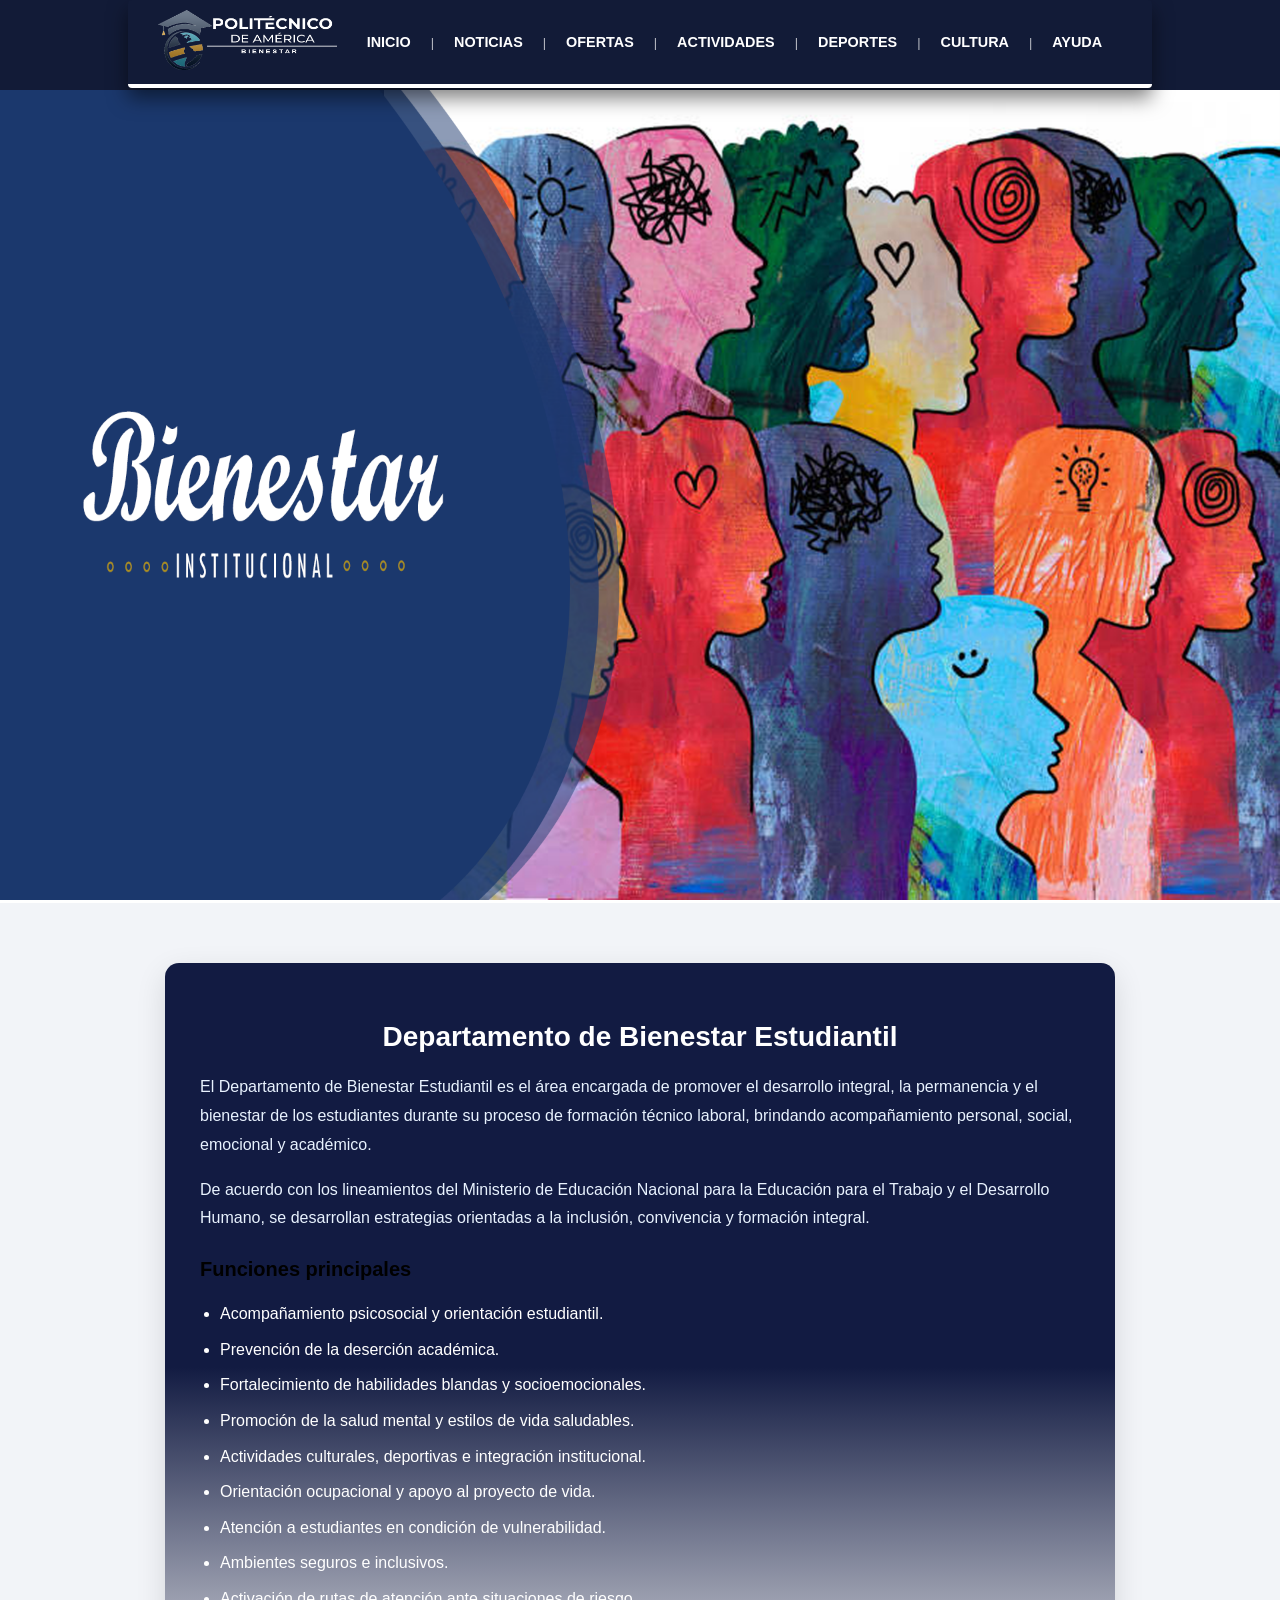
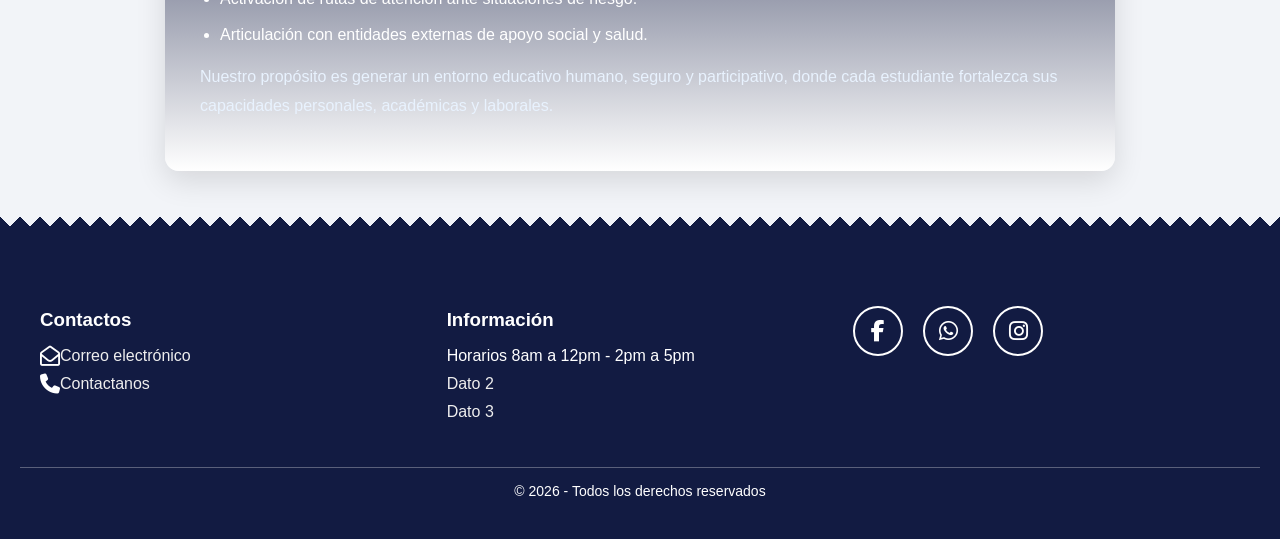
<file: index.html>
<!DOCTYPE html>
<html lang="es">
<head>
    <meta charset="utf-8">
    <meta name="viewport" content="width=device-width, initial-scale=1.0">
    <title>Bienestar</title>
    <link rel="icon" type="image/png" href="polit.png">
    <link rel="stylesheet" href="https://cdnjs.cloudflare.com/ajax/libs/font-awesome/6.7.2/css/all.min.css" integrity="sha512-Evv84Mr4kqVGRNSgIGL/F/aIDqQb7xQ2vcrdIwxfjThSH8CSR7PBEakCr51Ck+w+/U6swU2Im1vVX0SVk9ABhg==" crossorigin="anonymous" referrerpolicy="no-referrer" />
    <link rel="stylesheet" href="CSS.css">
</head>

<header class="todo">

     <div class="fondo-header"></div>
   
      <div class="rayas" id="rayas-open">
         <span></span>
         <span></span>
         <span></span>
      </div>
   
   <div class="barra">
      <div class="cont-logo">
         <img src="lf.png" class="logo">
      </div>
      <nav>
   <ul class="menu">

      <li><a href="index.html">INICIO</a></li>

      <li class="separador">|</li>

      <li><a href="noticias.html">NOTICIAS</a></li>

      <li class="separador">|</li>

      <li><a href="oft.laborales.html">OFERTAS</a></li>

      <li class="separador">|</li>

      <li><a href="actividades.html">ACTIVIDADES</a></li>

      <li class="separador">|</li>

      <li><a href="deportes.html">DEPORTES</a></li>

      <li class="separador">|</li>

      <li><a href="cultura.html">CULTURA</a></li>

      <li class="separador">|</li>

      <li><a href="ayuda.html">AYUDA</a></li>

   </ul>
</nav>
   </div>
</header>

<section class="bienvenido2">
    <img src="pagina principal 1.png" alt="">
  </section>
    
    <section class="bienestarr">
  <div class="contened">

    <h2>Departamento de Bienestar Estudiantil</h2>

    <p>
      El Departamento de Bienestar Estudiantil es el área encargada de promover el desarrollo integral,
      la permanencia y el bienestar de los estudiantes durante su proceso de formación técnico laboral,
      brindando acompañamiento personal, social, emocional y académico.
    </p>

    <p>
      De acuerdo con los lineamientos del Ministerio de Educación Nacional para la Educación para el Trabajo
      y el Desarrollo Humano, se desarrollan estrategias orientadas a la inclusión, convivencia y formación integral.
    </p>

    <h3>Funciones principales</h3>

    <ul>
      <li>Acompañamiento psicosocial y orientación estudiantil.</li>
      <li>Prevención de la deserción académica.</li>
      <li>Fortalecimiento de habilidades blandas y socioemocionales.</li>
      <li>Promoción de la salud mental y estilos de vida saludables.</li>
      <li>Actividades culturales, deportivas e integración institucional.</li>
      <li>Orientación ocupacional y apoyo al proyecto de vida.</li>
      <li>Atención a estudiantes en condición de vulnerabilidad.</li>
      <li>Ambientes seguros e inclusivos.</li>
      <li>Activación de rutas de atención ante situaciones de riesgo.</li>
      <li>Articulación con entidades externas de apoyo social y salud.</li>
    </ul>

    <p>
      Nuestro propósito es generar un entorno educativo humano, seguro y participativo,
      donde cada estudiante fortalezca sus capacidades personales, académicas y laborales.
    </p>

  </div>
</section>
<body>
</body>

<footer>
   <div class="footer-container">
     
     <!-- Columna 1 -->
     <div class="footer-col">
       <h3>Contactos</h3>
       <ul>
         <li><a href="mailto:Bienestar@politecnicodeamerica.edu.co"><i class="fa-regular fa-envelope-open fa-lg" style="color: rgb(255, 255, 255);"></i>Correo electrónico</a></li>
         <li><a href="tel:+573024228569"><i class="fa-solid fa-phone fa-lg" style="color: rgb(255, 255, 255);"></i>Contactanos</a></li>
       </ul>
      </div>
 
      <!-- Columna 2 -->
      <div class="footer-col">
        <h3>Información</h3>
      <ul>
        <li>Horarios 8am a 12pm - 2pm a 5pm</li>
        <li><a href="#">Dato 2</a></li>
        <li><a href="#">Dato 3</a></li>
      </ul>
    </div>

     <div class="social">

    <a href="https://www.facebook.com/politecnicodeamerica">
        <i class="fa-brands fa-facebook-f"></i>
    </a>

    <a href="#">
        <i class="fa-brands fa-whatsapp"></i>
    </a>

    <a href="#">
        <i class="fa-brands fa-instagram"></i>
    </a>

</div>
    

  </div>

  <div class="footer-bottom">
    © 2026 - Todos los derechos reservados
  </div>
  </footer>

<script src="SCRIPT.js"></script>


</html>
</file>
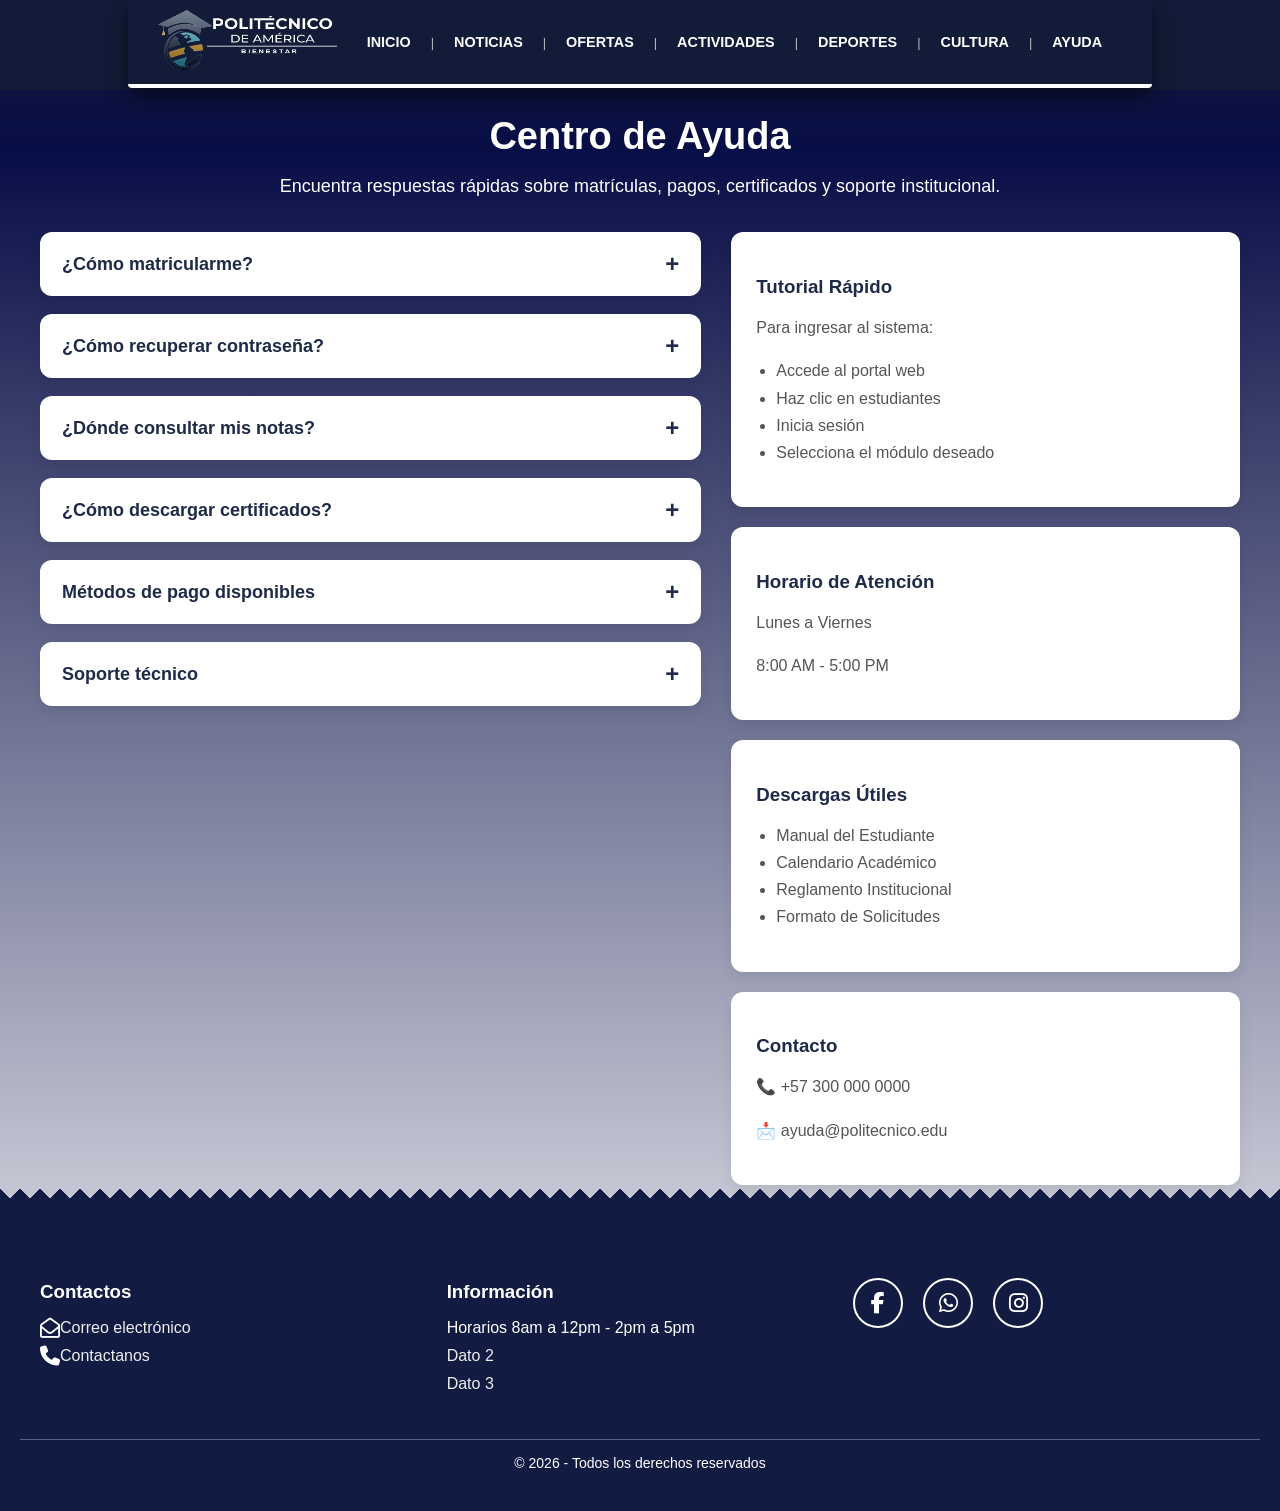
<file: ayuda.html>
<!DOCTYPE html>
<html lang="es">
<head>
<meta charset="UTF-8">
<meta name="viewport" content="width=device-width, initial-scale=1.0">
<title>Bienestar</title>
<link rel="icon" type="image/png" href="polit.png">
<link rel="stylesheet" href="https://cdnjs.cloudflare.com/ajax/libs/font-awesome/6.7.2/css/all.min.css" integrity="sha512-Evv84Mr4kqVGRNSgIGL/F/aIDqQb7xQ2vcrdIwxfjThSH8CSR7PBEakCr51Ck+w+/U6swU2Im1vVX0SVk9ABhg==" crossorigin="anonymous" referrerpolicy="no-referrer" />
<link rel="stylesheet" href="CSS.css">
</head>

<header class="todo">

    <div class="fondo-header"></div>
   
      <div class="rayas" id="rayas-open">
         <span></span>
         <span></span>
         <span></span>
      </div>
   
   <div class="barra">
      <div class="cont-logo">
         <img src="lf.png" class="logo">
      </div>
      <nav>
   <ul class="menu">

      <li><a href="index.html">INICIO</a></li>

      <li class="separador">|</li>

      <li><a href="noticias.html">NOTICIAS</a></li>

      <li class="separador">|</li>

      <li><a href="oft.laborales.html">OFERTAS</a></li>

      <li class="separador">|</li>

      <li><a href="actividades.html">ACTIVIDADES</a></li>

      <li class="separador">|</li>

      <li><a href="deportes.html">DEPORTES</a></li>

      <li class="separador">|</li>

      <li><a href="cultura.html">CULTURA</a></li>

      <li class="separador">|</li>

      <li><a href="ayuda.html">AYUDA</a></li>

   </ul>
</nav>
   </div>
</header>


<div class="contenedor">

<div class="header">
    <h1>Centro de Ayuda</h1>
    <p>Encuentra respuestas rápidas sobre matrículas, pagos, certificados y soporte institucional.</p>
</div>

<div class="grid-ayuda">

<!-- IZQUIERDA -->
<div class="columna-izquierda">

<div class="acordeon">
<div class="titulo">¿Cómo matricularme? <span class="icono">+</span></div>
<div class="contenido">
<p>Ingresa al portal estudiantil, selecciona matrícula académica y sigue los pasos indicados por el sistema.</p>
</div>
</div>

<div class="acordeon">
<div class="titulo">¿Cómo recuperar contraseña? <span class="icono">+</span></div>
<div class="contenido">
<p>Haz clic en “Olvidé mi contraseña”, ingresa tu correo institucional y revisa tu bandeja de entrada.</p>
</div>
</div>

<div class="acordeon">
<div class="titulo">¿Dónde consultar mis notas? <span class="icono">+</span></div>
<div class="contenido">
<p>Desde el panel principal entra al módulo académico y selecciona historial de calificaciones.</p>
</div>
</div>

<div class="acordeon">
<div class="titulo">¿Cómo descargar certificados? <span class="icono">+</span></div>
<div class="contenido">
<p>En la sección trámites encontrarás certificados de estudio, notas y constancias disponibles.</p>
</div>
</div>

<div class="acordeon">
<div class="titulo">Métodos de pago disponibles <span class="icono">+</span></div>
<div class="contenido">
<p>Puedes realizar pagos mediante transferencia bancaria, tarjeta débito/crédito o caja institucional.</p>
</div>
</div>

<div class="acordeon">
<div class="titulo">Soporte técnico <span class="icono">+</span></div>
<div class="contenido">
<p>Si tienes fallas en la plataforma, escribe al correo soporte@politecnico.edu</p>
</div>
</div>

</div>

<!-- DERECHA -->
<div class="columna-derecha">

<div class="tarjeta">
<h3>Tutorial Rápido</h3>
<p>Para ingresar al sistema:</p>
<ul>
<li>Accede al portal web</li>
<li>Haz clic en estudiantes</li>
<li>Inicia sesión</li>
<li>Selecciona el módulo deseado</li>
</ul>
</div>

<div class="tarjeta">
<h3>Horario de Atención</h3>
<p>Lunes a Viernes</p>
<p>8:00 AM - 5:00 PM</p>
</div>

<div class="tarjeta">
<h3>Descargas Útiles</h3>
<ul>
<li>Manual del Estudiante</li>
<li>Calendario Académico</li>
<li>Reglamento Institucional</li>
<li>Formato de Solicitudes</li>
</ul>
</div>

<div class="tarjeta">
<h3>Contacto</h3>
<p>📞 +57 300 000 0000</p>
<p>📩 ayuda@politecnico.edu</p>
</div>

</div>

</div>
</div><br>

<script>

const acordeones = document.querySelectorAll(".acordeon");

acordeones.forEach(item => {

item.querySelector(".titulo").addEventListener("click", ()=>{

acordeones.forEach(ac => {
if(ac !== item){
ac.classList.remove("activo");
ac.querySelector(".icono").textContent="+";
}
});

item.classList.toggle("activo");

item.querySelector(".icono").textContent =
item.classList.contains("activo") ? "-" : "+";

});

});

</script>

</body>
<footer>
   <div class="footer-container">
     
     <!-- Columna 1 -->
     <div class="footer-col">
       <h3>Contactos</h3>
       <ul>
         <li><a href="mailto:Bienestar@politecnicodeamerica.edu.co"><i class="fa-regular fa-envelope-open fa-lg" style="color: rgb(255, 255, 255);"></i>Correo electrónico</a></li>
         <li><a href="tel:+573024228569"><i class="fa-solid fa-phone fa-lg" style="color: rgb(255, 255, 255);"></i>Contactanos</a></li>
       </ul>
      </div>
 
      <!-- Columna 2 -->
      <div class="footer-col">
        <h3>Información</h3>
      <ul>
        <li>Horarios 8am a 12pm - 2pm a 5pm</li>
        <li><a href="#">Dato 2</a></li>
        <li><a href="#">Dato 3</a></li>
      </ul>
    </div>

     <div class="social">

    <a href="https://www.facebook.com/politecnicodeamerica">
        <i class="fa-brands fa-facebook-f"></i>
    </a>

    <a href="#">
        <i class="fa-brands fa-whatsapp"></i>
    </a>

    <a href="#">
        <i class="fa-brands fa-instagram"></i>
    </a>
</div>
  </div>

  <div class="footer-bottom">
    © 2026 - Todos los derechos reservados
  </div>
  </footer>

<script src="SCRIPT.js"></script>
</html>
</file>
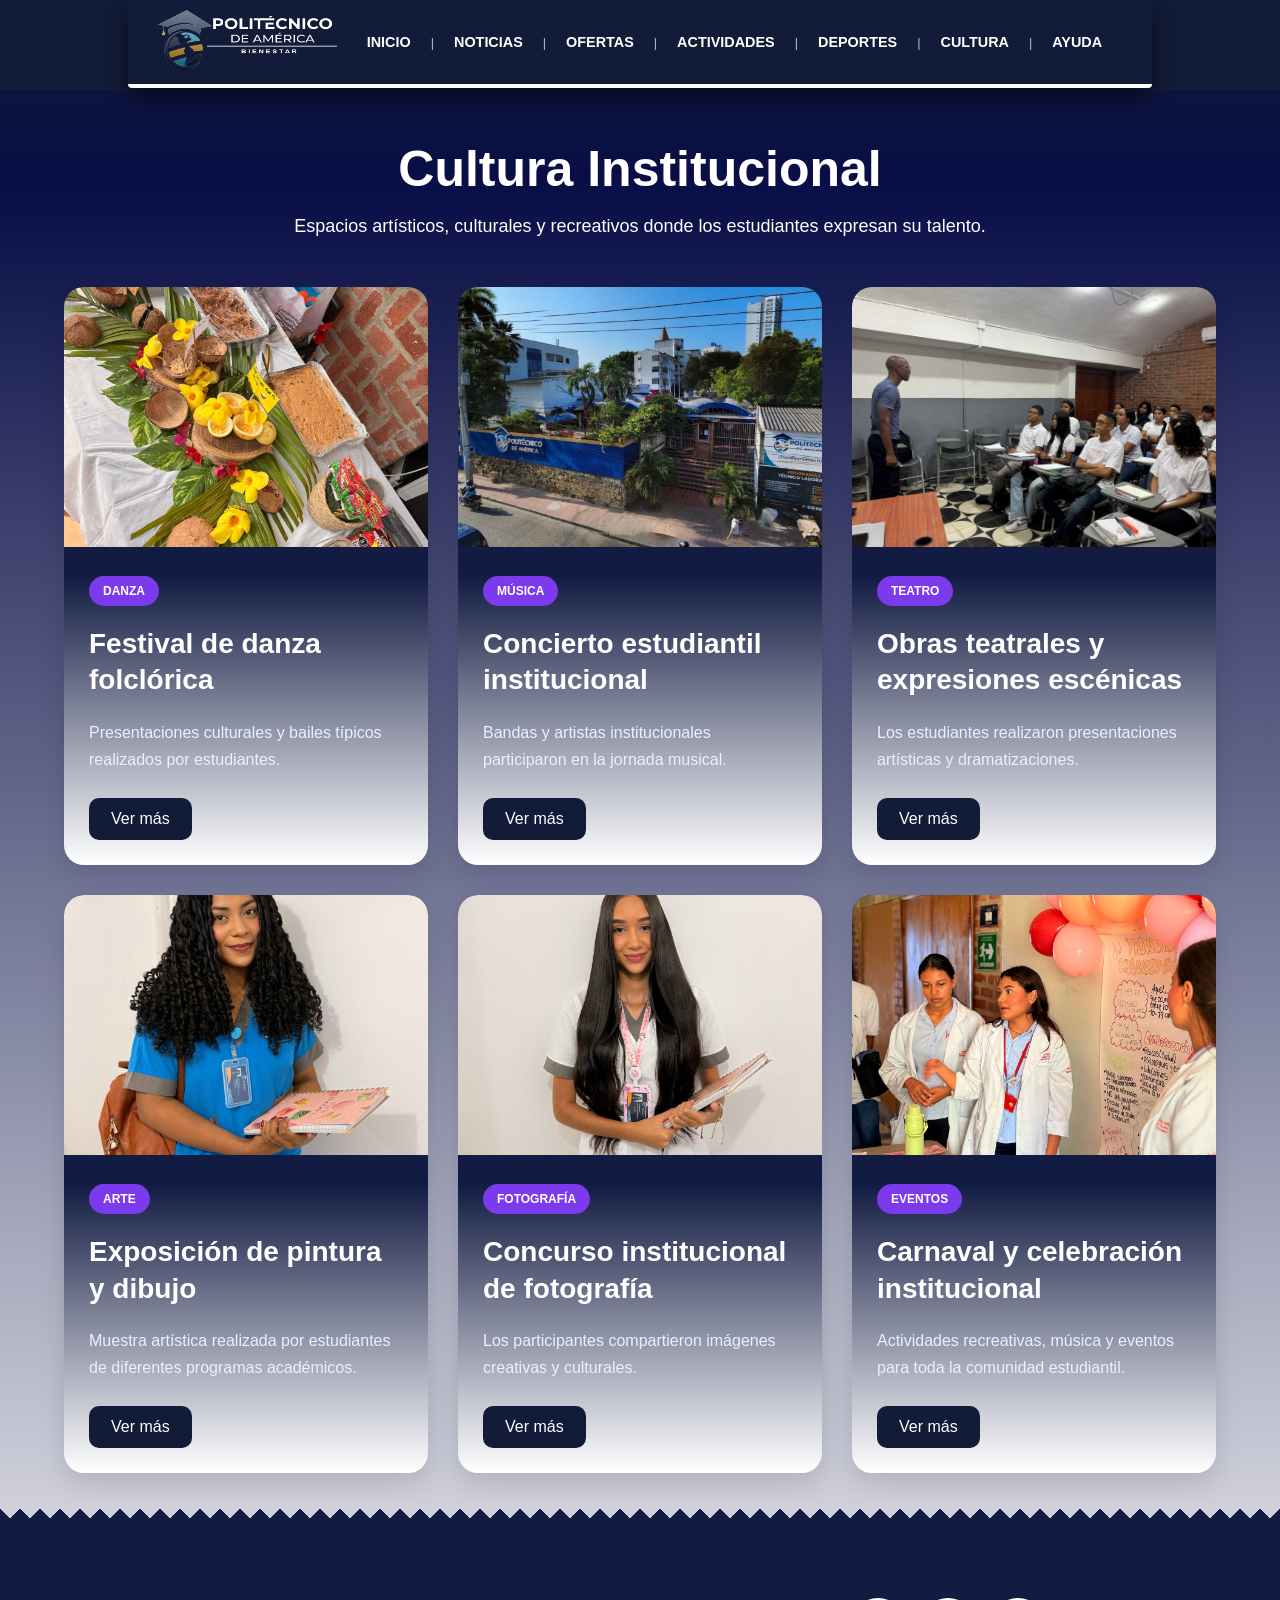
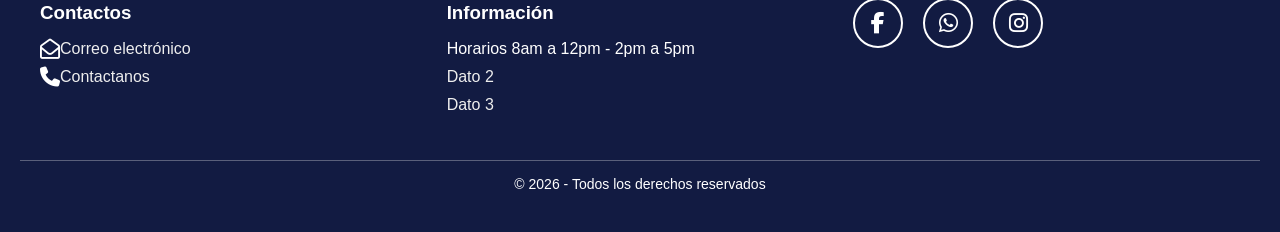
<file: cultura.html>
<!DOCTYPE html>
<html lang="es">
<head>
    <meta charset="utf-8">
    <meta name="viewport" content="width=device-width, initial-scale=1.0">
   <title>Bienestar</title>
    <link rel="icon" type="image/png" href="polit.png">
    <link rel="stylesheet" href="https://cdnjs.cloudflare.com/ajax/libs/font-awesome/6.7.2/css/all.min.css" integrity="sha512-Evv84Mr4kqVGRNSgIGL/F/aIDqQb7xQ2vcrdIwxfjThSH8CSR7PBEakCr51Ck+w+/U6swU2Im1vVX0SVk9ABhg==" crossorigin="anonymous" referrerpolicy="no-referrer" />
    <link rel="stylesheet" href="CSS.css">
</head>
<body>
<header class="todo">

     <div class="fondo-header"></div>
   
      <div class="rayas" id="rayas-open">
         <span></span>
         <span></span>
         <span></span>
      </div>
   
   <div class="barra">
      <div class="cont-logo">
         <img src="lf.png" class="logo">
      </div>
      <nav>
   <ul class="menu">

      <li><a href="index.html">INICIO</a></li>

      <li class="separador">|</li>

      <li><a href="noticias.html">NOTICIAS</a></li>

      <li class="separador">|</li>

      <li><a href="oft.laborales.html">OFERTAS</a></li>

      <li class="separador">|</li>

      <li><a href="actividades.html">ACTIVIDADES</a></li>

      <li class="separador">|</li>

      <li><a href="deportes.html">DEPORTES</a></li>

      <li class="separador">|</li>

      <li><a href="cultura.html">CULTURA</a></li>

      <li class="separador">|</li>

      <li><a href="ayuda.html">AYUDA</a></li>

   </ul>
</nav>
   </div>
</header>
<body>

<section class="cultura">

    <div class="titulo-cultura">

        <h1>Cultura Institucional</h1>

        <p>
            Espacios artísticos, culturales y recreativos
            donde los estudiantes expresan su talento.
        </p>

    </div>

    <div class="grid-cultura">

        <!-- CARD -->
        <div class="card-cultura">

            <img src="danza.jpeg">

            <div class="contenido-cultura">

                <span class="tag-cultura">
                    DANZA
                </span>

                <h2>
                    Festival de danza folclórica
                </h2>

                <p>
                    Presentaciones culturales y bailes típicos
                    realizados por estudiantes.
                </p>

                <a href="#" class="btn-cultura">
                    Ver más
                </a>

            </div>

        </div>

        <!-- CARD -->
        <div class="card-cultura">

            <img src="musica.jpeg">

            <div class="contenido-cultura">

                <span class="tag-cultura">
                    MÚSICA
                </span>

                <h2>
                    Concierto estudiantil institucional
                </h2>

                <p>
                    Bandas y artistas institucionales participaron
                    en la jornada musical.
                </p>

                <a href="#" class="btn-cultura">
                    Ver más
                </a>

            </div>

        </div>

        <!-- CARD -->
        <div class="card-cultura">

            <img src="teatro.jpeg">

            <div class="contenido-cultura">

                <span class="tag-cultura">
                    TEATRO
                </span>

                <h2>
                    Obras teatrales y expresiones escénicas
                </h2>

                <p>
                    Los estudiantes realizaron presentaciones
                    artísticas y dramatizaciones.
                </p>

                <a href="#" class="btn-cultura">
                    Ver más
                </a>

            </div>

        </div>

        <!-- CARD -->
        <div class="card-cultura">

            <img src="pintura.jpeg">

            <div class="contenido-cultura">

                <span class="tag-cultura">
                    ARTE
                </span>

                <h2>
                    Exposición de pintura y dibujo
                </h2>

                <p>
                    Muestra artística realizada por estudiantes
                    de diferentes programas académicos.
                </p>

                <a href="#" class="btn-cultura">
                    Ver más
                </a>

            </div>

        </div>

        <!-- CARD -->
        <div class="card-cultura">

            <img src="fotografia.jpeg">

            <div class="contenido-cultura">

                <span class="tag-cultura">
                    FOTOGRAFÍA
                </span>

                <h2>
                    Concurso institucional de fotografía
                </h2>

                <p>
                    Los participantes compartieron imágenes
                    creativas y culturales.
                </p>

                <a href="#" class="btn-cultura">
                    Ver más
                </a>

            </div>

        </div>

        <!-- CARD -->
        <div class="card-cultura">

            <img src="carnaval.jpeg">

            <div class="contenido-cultura">

                <span class="tag-cultura">
                    EVENTOS
                </span>

                <h2>
                    Carnaval y celebración institucional
                </h2>

                <p>
                    Actividades recreativas, música y eventos
                    para toda la comunidad estudiantil.
                </p>

                <a href="#" class="btn-cultura">
                    Ver más
                </a>

            </div>

        </div>

    </div>

</section>

<footer>
   <div class="footer-container">
     
     <!-- Columna 1 -->
     <div class="footer-col">
       <h3>Contactos</h3>
       <ul>
         <li><a href="mailto:Bienestar@politecnicodeamerica.edu.co"><i class="fa-regular fa-envelope-open fa-lg" style="color: rgb(255, 255, 255);"></i>Correo electrónico</a></li>
         <li><a href="tel:+573024228569"><i class="fa-solid fa-phone fa-lg" style="color: rgb(255, 255, 255);"></i>Contactanos</a></li>
       </ul>
      </div>
 
      <!-- Columna 2 -->
      <div class="footer-col">
        <h3>Información</h3>
      <ul>
        <li>Horarios 8am a 12pm - 2pm a 5pm</li>
        <li><a href="#">Dato 2</a></li>
        <li><a href="#">Dato 3</a></li>
      </ul>
    </div>

     <div class="social">

    <a href="https://www.facebook.com/politecnicodeamerica">
        <i class="fa-brands fa-facebook-f"></i>
    </a>

    <a href="#">
        <i class="fa-brands fa-whatsapp"></i>
    </a>

    <a href="#">
        <i class="fa-brands fa-instagram"></i>
    </a>

</div>
    

  </div>

  <div class="footer-bottom">
    © 2026 - Todos los derechos reservados
  </div>
  </footer>


<script src="SCRIPT.js"></script>
</body>
</html>
</file>
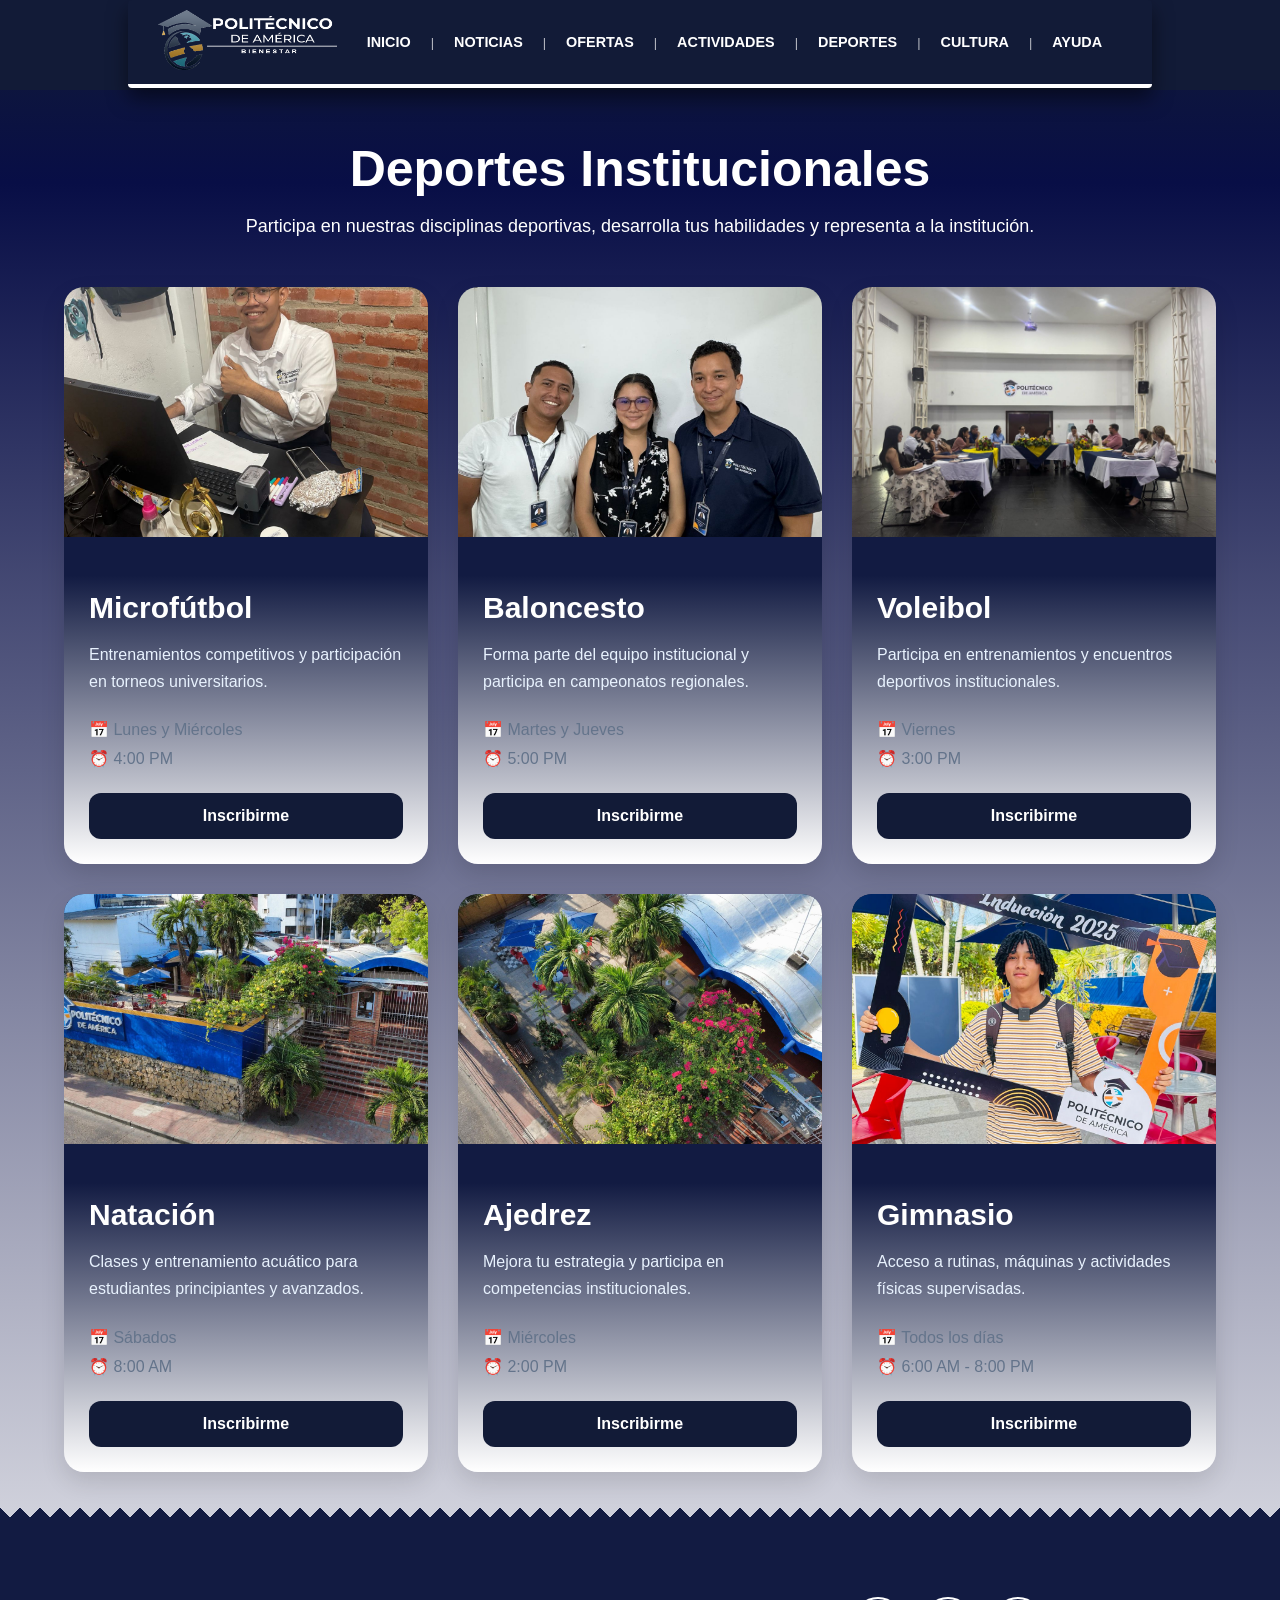
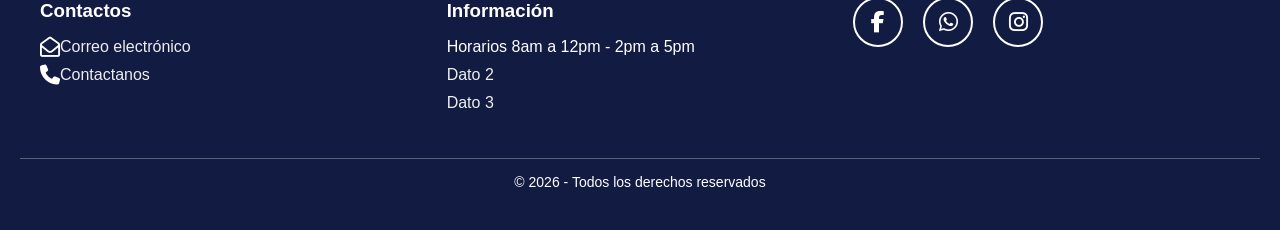
<file: deportes.html>
<!DOCTYPE html>
<html lang="es">
<head>
    <meta charset="utf-8">
    <meta name="viewport" content="width=device-width, initial-scale=1.0">
    <title>Bienestar</title>
    <link rel="icon" type="image/png" href="polit.png">
    <link rel="stylesheet" href="https://cdnjs.cloudflare.com/ajax/libs/font-awesome/6.7.2/css/all.min.css" integrity="sha512-Evv84Mr4kqVGRNSgIGL/F/aIDqQb7xQ2vcrdIwxfjThSH8CSR7PBEakCr51Ck+w+/U6swU2Im1vVX0SVk9ABhg==" crossorigin="anonymous" referrerpolicy="no-referrer" />
    <link rel="stylesheet" href="CSS.css">
</head>
<body>
<header class="todo">

     <div class="fondo-header"></div>
   
      <div class="rayas" id="rayas-open">
         <span></span>
         <span></span>
         <span></span>
      </div>
   
   <div class="barra">
      <div class="cont-logo">
         <img src="lf.png" class="logo">
      </div>
      <nav>
   <ul class="menu">

      <li><a href="index.html">INICIO</a></li>

      <li class="separador">|</li>

      <li><a href="noticias.html">NOTICIAS</a></li>

      <li class="separador">|</li>

      <li><a href="oft.laborales.html">OFERTAS</a></li>

      <li class="separador">|</li>

      <li><a href="actividades.html">ACTIVIDADES</a></li>

      <li class="separador">|</li>

      <li><a href="deportes.html">DEPORTES</a></li>

      <li class="separador">|</li>

      <li><a href="cultura.html">CULTURA</a></li>

      <li class="separador">|</li>

      <li><a href="ayuda.html">AYUDA</a></li>

   </ul>
</nav>
   </div>
</header>

<section class="seccion-deportes">

    <div class="titulo-seccion">

        <h1>Deportes Institucionales</h1>

        <p>
            Participa en nuestras disciplinas deportivas,
            desarrolla tus habilidades y representa a la institución.
        </p>

    </div>

    <div class="grid-sports">

        <!-- DEPORTE 1 -->
        <div class="sport-card">

            <img src="micro.jpeg">

            <div class="contenido-sport">

                <h2>Microfútbol</h2>

                <p>
                    Entrenamientos competitivos y participación
                    en torneos universitarios.
                </p>

                <div class="info-sport">

                    <span>📅 Lunes y Miércoles</span>
                    <span>⏰ 4:00 PM</span>

                </div>

                <a href="#" class="btn-sport">
                    Inscribirme
                </a>

            </div>

        </div>

        <!-- DEPORTE 2 -->
        <div class="sport-card">

            <img src="cesto.jpeg">

            <div class="contenido-sport">

                <h2>Baloncesto</h2>

                <p>
                    Forma parte del equipo institucional
                    y participa en campeonatos regionales.
                </p>

                <div class="info-sport">

                    <span>📅 Martes y Jueves</span>
                    <span>⏰ 5:00 PM</span>

                </div>

                <a href="#" class="btn-sport">
                    Inscribirme
                </a>

            </div>

        </div>

        <!-- DEPORTE 3 -->
        <div class="sport-card">

            <img src="volei.jpeg">

            <div class="contenido-sport">

                <h2>Voleibol</h2>

                <p>
                    Participa en entrenamientos y encuentros
                    deportivos institucionales.
                </p>

                <div class="info-sport">

                    <span>📅 Viernes</span>
                    <span>⏰ 3:00 PM</span>

                </div>

                <a href="#" class="btn-sport">
                    Inscribirme
                </a>

            </div>

        </div>

        <!-- DEPORTE 4 -->
        <div class="sport-card">

            <img src="natacion.jpeg">

            <div class="contenido-sport">

                <h2>Natación</h2>

                <p>
                    Clases y entrenamiento acuático
                    para estudiantes principiantes y avanzados.
                </p>

                <div class="info-sport">

                    <span>📅 Sábados</span>
                    <span>⏰ 8:00 AM</span>

                </div>

                <a href="#" class="btn-sport">
                    Inscribirme
                </a>

            </div>

        </div>

        <!-- DEPORTE 5 -->
        <div class="sport-card">

            <img src="ajedrez.jpeg">

            <div class="contenido-sport">

                <h2>Ajedrez</h2>

                <p>
                    Mejora tu estrategia y participa
                    en competencias institucionales.
                </p>

                <div class="info-sport">

                    <span>📅 Miércoles</span>
                    <span>⏰ 2:00 PM</span>

                </div>

                <a href="#" class="btn-sport">
                    Inscribirme
                </a>

            </div>

        </div>

        <!-- DEPORTE 6 -->
        <div class="sport-card">

            <img src="gimnasio.jpeg">

            <div class="contenido-sport">

                <h2>Gimnasio</h2>

                <p>
                    Acceso a rutinas, máquinas y actividades
                    físicas supervisadas.
                </p>

                <div class="info-sport">

                    <span>📅 Todos los días</span>
                    <span>⏰ 6:00 AM - 8:00 PM</span>

                </div>

                <a href="#" class="btn-sport">
                    Inscribirme
                </a>

            </div>

        </div>

    </div>

</section>


<footer>
   <div class="footer-container">
     
     <!-- Columna 1 -->
     <div class="footer-col">
       <h3>Contactos</h3>
       <ul>
         <li><a href="mailto:Bienestar@politecnicodeamerica.edu.co"><i class="fa-regular fa-envelope-open fa-lg" style="color: rgb(255, 255, 255);"></i>Correo electrónico</a></li>
         <li><a href="tel:+573024228569"><i class="fa-solid fa-phone fa-lg" style="color: rgb(255, 255, 255);"></i>Contactanos</a></li>
       </ul>
      </div>
 
      <!-- Columna 2 -->
      <div class="footer-col">
        <h3>Información</h3>
      <ul>
        <li>Horarios 8am a 12pm - 2pm a 5pm</li>
        <li><a href="#">Dato 2</a></li>
        <li><a href="#">Dato 3</a></li>
      </ul>
    </div>

     <div class="social">

    <a href="https://www.facebook.com/politecnicodeamerica">
        <i class="fa-brands fa-facebook-f"></i>
    </a>

    <a href="#">
        <i class="fa-brands fa-whatsapp"></i>
    </a>

    <a href="#">
        <i class="fa-brands fa-instagram"></i>
    </a>

</div>
    

  </div>

  <div class="footer-bottom">
    © 2026 - Todos los derechos reservados
  </div>
  </footer>




<script src="SCRIPT.js"></script>
<body>
</html>
</file>
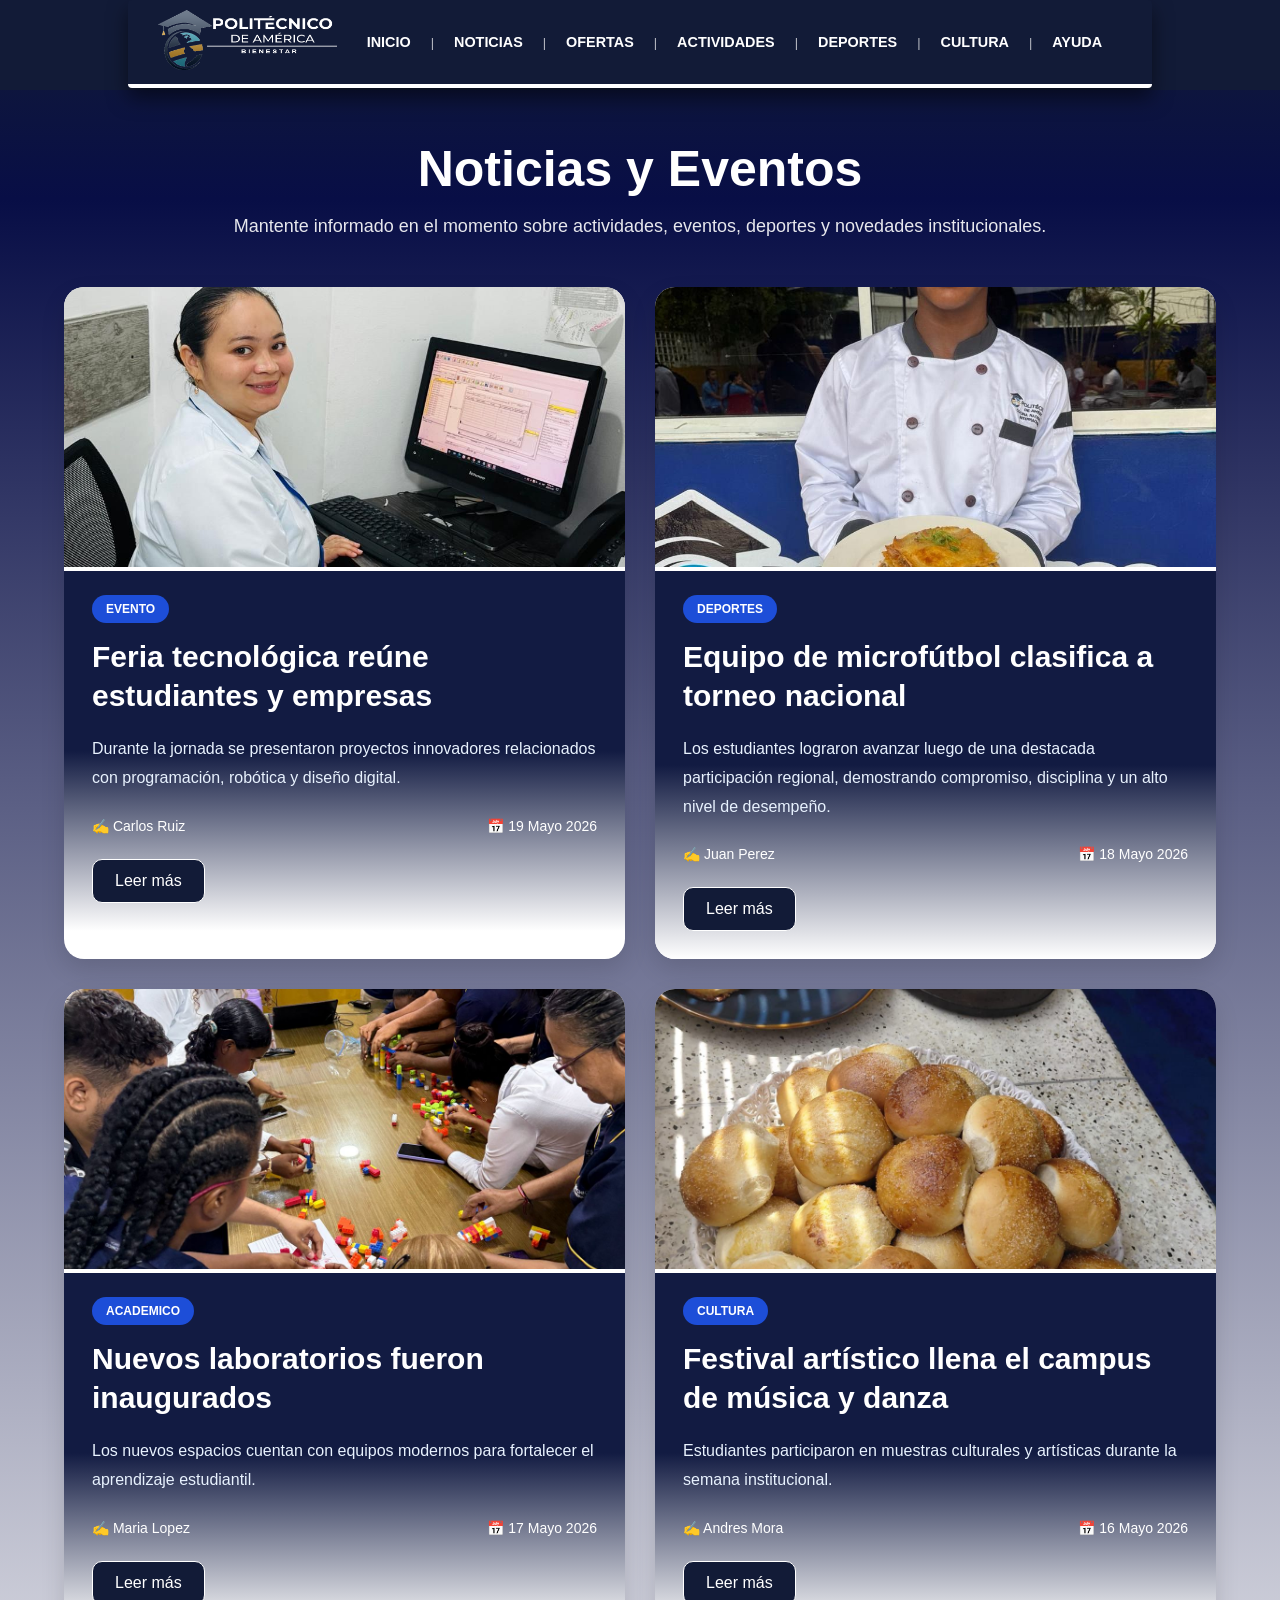
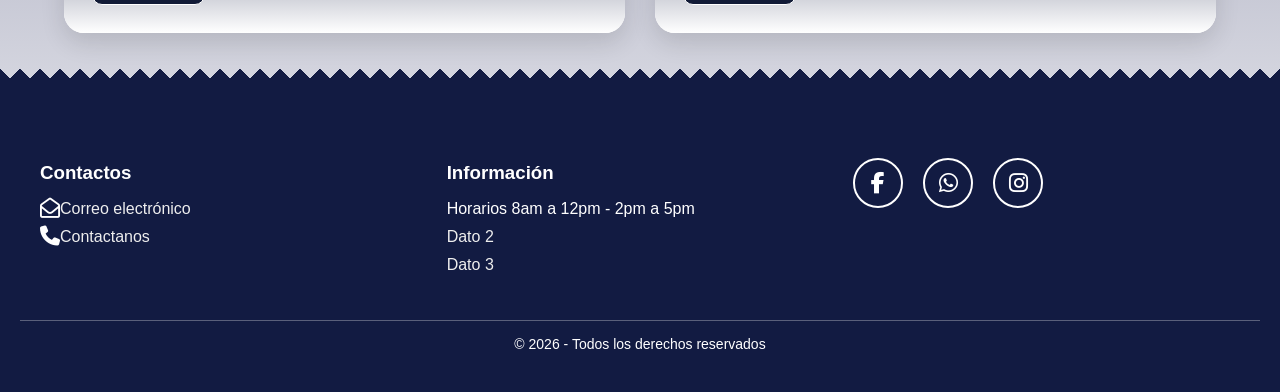
<file: noticias.html>
<!DOCTYPE html>
<html lang="es">
<head>
    <meta charset="utf-8">
    <meta name="viewport" content="width=device-width, initial-scale=1.0">
    <title>Bienestar</title>
    <link rel="icon" type="image/png" href="polit.png">
    <link rel="stylesheet" href="https://cdnjs.cloudflare.com/ajax/libs/font-awesome/6.7.2/css/all.min.css" integrity="sha512-Evv84Mr4kqVGRNSgIGL/F/aIDqQb7xQ2vcrdIwxfjThSH8CSR7PBEakCr51Ck+w+/U6swU2Im1vVX0SVk9ABhg==" crossorigin="anonymous" referrerpolicy="no-referrer" />
    <link rel="stylesheet" href="CSS.css">
</head>
<body>
<header class="todo">

     <div class="fondo-header"></div>
   
      <div class="rayas" id="rayas-open">
         <span></span>
         <span></span>
         <span></span>
      </div>
   
   <div class="barra">
      <div class="cont-logo">
         <img src="lf.png" class="logo">
      </div>
      <nav>
   <ul class="menu">

      <li><a href="index.html">INICIO</a></li>

      <li class="separador">|</li>

      <li><a href="noticias.html">NOTICIAS</a></li>

      <li class="separador">|</li>

      <li><a href="oft.laborales.html">OFERTAS</a></li>

      <li class="separador">|</li>

      <li><a href="actividades.html">ACTIVIDADES</a></li>

      <li class="separador">|</li>

      <li><a href="deportes.html">DEPORTES</a></li>

      <li class="separador">|</li>

      <li><a href="cultura.html">CULTURA</a></li>

      <li class="separador">|</li>

      <li><a href="ayuda.html">AYUDA</a></li>

   </ul>
</nav>
   </div>
</header>


<section class="seccion-noticias">

    <div class="titulo-noticias">
        <h1>Noticias y Eventos</h1>
        <p>
            Mantente informado en el momento sobre actividades, eventos,
            deportes y novedades institucionales.
        </p>
    </div>

    <div class="contenedor-noticias">

        <!-- NOTICIA -->
        <article class="noticia-card">

            <img src="tecnologica.jpeg">

            <div class="contenido-noticia">

                <span class="categoria">EVENTO</span>

                <h2>
                    Feria tecnológica reúne estudiantes y empresas
                </h2>

                <p>
                    Durante la jornada se presentaron proyectos innovadores
                    relacionados con programación, robótica y diseño digital.
                </p>

                <div class="info">
                    <span>✍ Carlos Ruiz</span>
                    <span>📅 19 Mayo 2026</span>
                </div>

                <a href="#" class="btn-noticia">
                    Leer más
                </a>

            </div>

        </article>

        <!-- NOTICIA -->
        <article class="noticia-card">

            <img src="fut.jpeg">

            <div class="contenido-noticia">

                <span class="categoria">DEPORTES</span>

                <h2>
                    Equipo de microfútbol clasifica a torneo nacional
                </h2>

                <p>
                    Los estudiantes lograron avanzar luego de una destacada participación regional,
                    demostrando compromiso, disciplina y un alto nivel de desempeño.
                </p>

                <div class="info">
                    <span>✍ Juan Perez</span>
                    <span>📅 18 Mayo 2026</span>
                </div>

                <a href="#" class="btn-noticia">
                    Leer más
                </a>

            </div>

        </article>

        <!-- NOTICIA -->
        <article class="noticia-card">

            <img src="laboratorio.jpeg">

            <div class="contenido-noticia">

                <span class="categoria">ACADEMICO</span>

                <h2>
                    Nuevos laboratorios fueron inaugurados
                </h2>

                <p>
                    Los nuevos espacios cuentan con equipos modernos para
                    fortalecer el aprendizaje estudiantil.
                </p>

                <div class="info">
                    <span>✍ Maria Lopez</span>
                    <span>📅 17 Mayo 2026</span>
                </div>

                <a href="#" class="btn-noticia">
                    Leer más
                </a>

            </div>

        </article>

        <!-- NOTICIA -->
        <article class="noticia-card">

            <img src="festival.jpeg">

            <div class="contenido-noticia">

                <span class="categoria">CULTURA</span>

                <h2>
                    Festival artístico llena el campus de música y danza
                </h2>

                <p>
                    Estudiantes participaron en muestras culturales y artísticas
                    durante la semana institucional.
                </p>

                <div class="info">
                    <span>✍ Andres Mora</span>
                    <span>📅 16 Mayo 2026</span>
                </div>

                <a href="#" class="btn-noticia">
                    Leer más
                </a>

            </div>

        </article>

    </div>

</section>

<footer>
   <div class="footer-container">
     
     <!-- Columna 1 -->
     <div class="footer-col">
       <h3>Contactos</h3>
       <ul>
         <li><a href="mailto:Bienestar@politecnicodeamerica.edu.co"><i class="fa-regular fa-envelope-open fa-lg" style="color: rgb(255, 255, 255);"></i>Correo electrónico</a></li>
         <li><a href="tel:+573024228569"><i class="fa-solid fa-phone fa-lg" style="color: rgb(255, 255, 255);"></i>Contactanos</a></li>
       </ul>
      </div>
 
      <!-- Columna 2 -->
      <div class="footer-col">
        <h3>Información</h3>
      <ul>
        <li>Horarios 8am a 12pm - 2pm a 5pm</li>
        <li><a href="#">Dato 2</a></li>
        <li><a href="#">Dato 3</a></li>
      </ul>
    </div>

     <div class="social">
    <a href="https://www.facebook.com/politecnicodeamerica">
        <i class="fa-brands fa-facebook-f"></i>
    </a>

    <a href="#">
        <i class="fa-brands fa-whatsapp"></i>
    </a>

    <a href="#">
        <i class="fa-brands fa-instagram"></i>
    </a>
</div>    
  </div>

  <div class="footer-bottom">
    © 2026 - Todos los derechos reservados
  </div>
  </footer>

<script src="SCRIPT.js"></script>
</body>
</html>
</file>
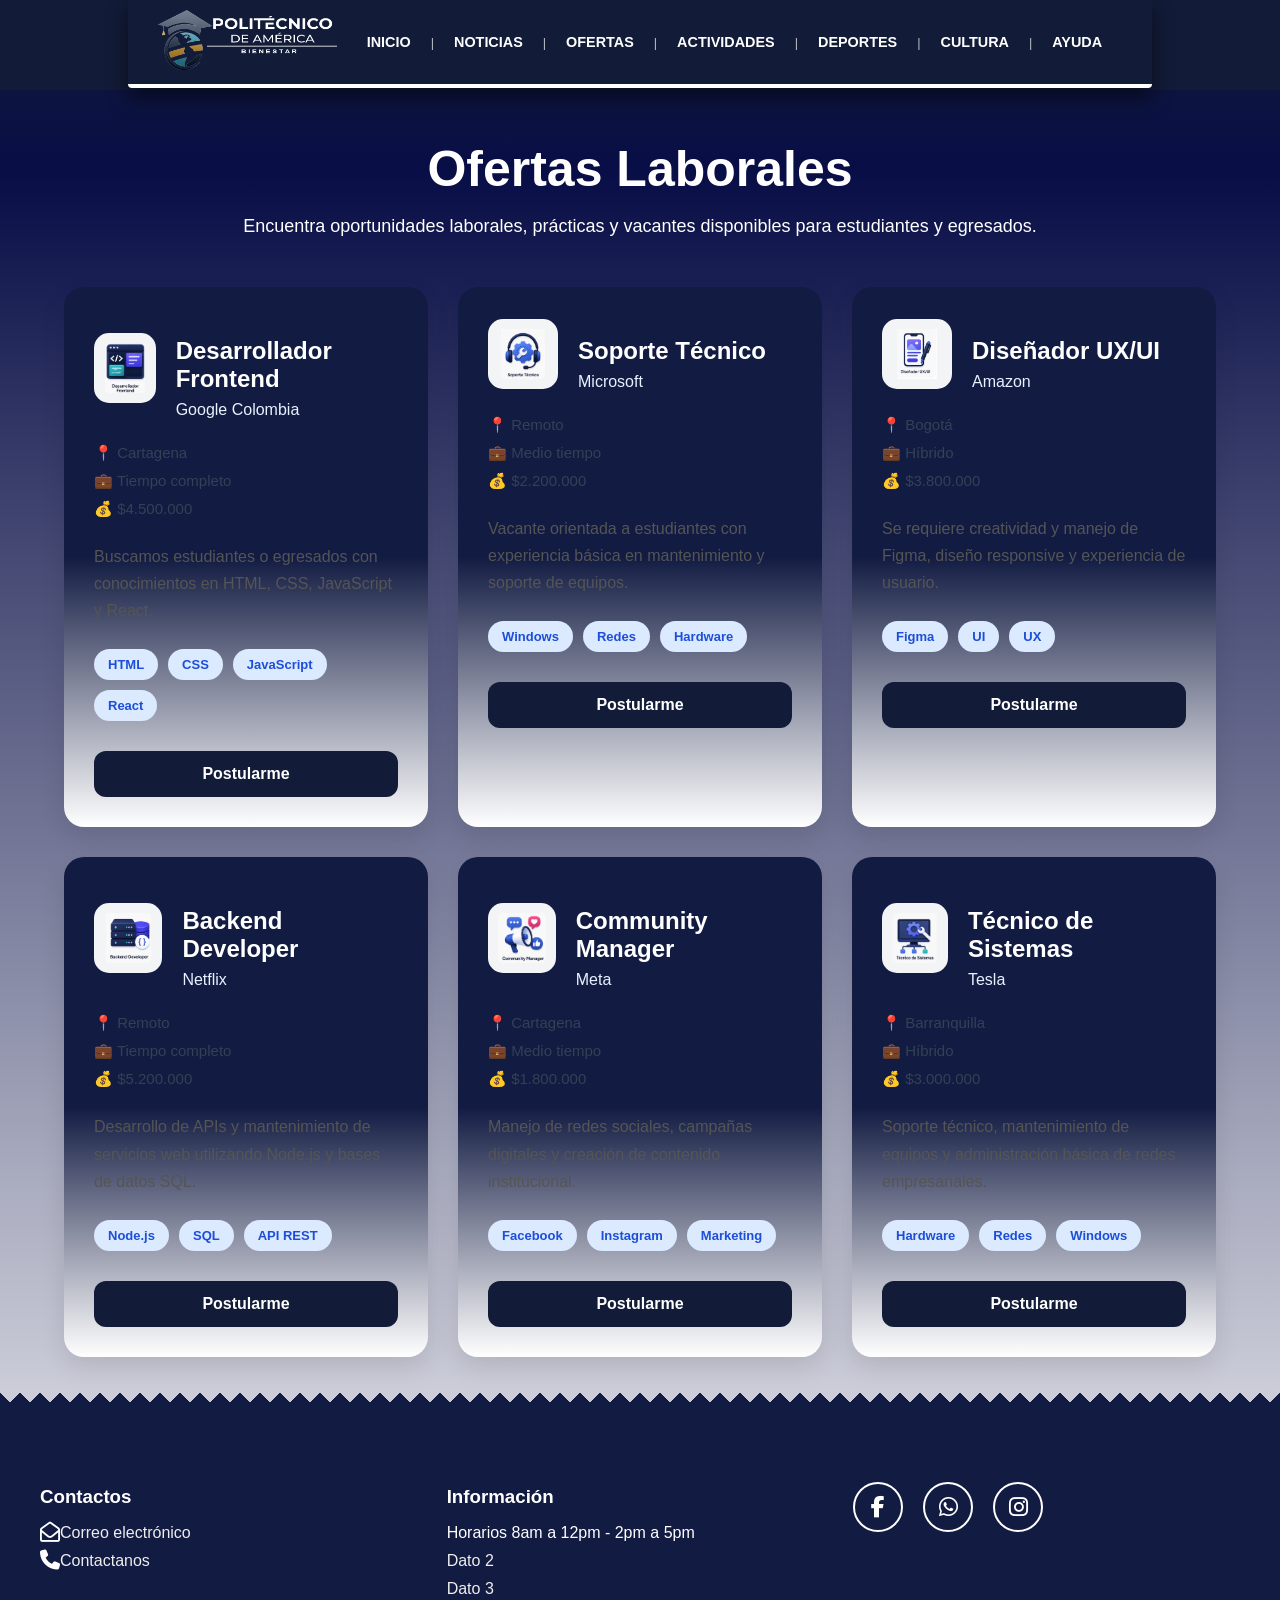
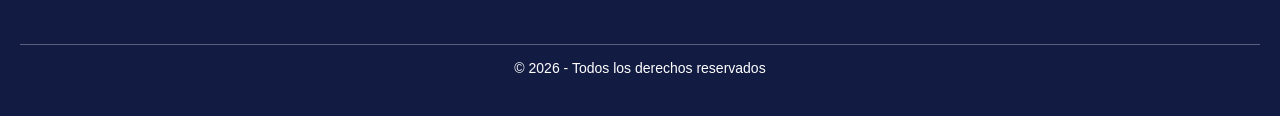
<file: oft.laborales.html>
<!DOCTYPE html>
<html lang="es">
<head>
    <meta charset="utf-8">
    <meta name="viewport" content="width=device-width, initial-scale=1.0">
    <title>Bienestar</title>
    <link rel="icon" type="image/png" href="polit.png">
    <link rel="stylesheet" href="https://cdnjs.cloudflare.com/ajax/libs/font-awesome/6.7.2/css/all.min.css" integrity="sha512-Evv84Mr4kqVGRNSgIGL/F/aIDqQb7xQ2vcrdIwxfjThSH8CSR7PBEakCr51Ck+w+/U6swU2Im1vVX0SVk9ABhg==" crossorigin="anonymous" referrerpolicy="no-referrer" />
    <link rel="stylesheet" href="CSS.css">
</head>
<body>
<header class="todo">

     <div class="fondo-header"></div>
   
      <div class="rayas" id="rayas-open">
         <span></span>
         <span></span>
         <span></span>
      </div>
   
   <div class="barra">
      <div class="cont-logo">
         <img src="lf.png" class="logo">
      </div>
      <nav>
   <ul class="menu">

      <li><a href="index.html">INICIO</a></li>

      <li class="separador">|</li>

      <li><a href="noticias.html">NOTICIAS</a></li>

      <li class="separador">|</li>

      <li><a href="oft.laborales.html">OFERTAS</a></li>

      <li class="separador">|</li>

      <li><a href="actividades.html">ACTIVIDADES</a></li>

      <li class="separador">|</li>

      <li><a href="deportes.html">DEPORTES</a></li>

      <li class="separador">|</li>

      <li><a href="cultura.html">CULTURA</a></li>

      <li class="separador">|</li>

      <li><a href="ayuda.html">AYUDA</a></li>

   </ul>
</nav>
   </div>
</header>


<section class="empleos">

    <div class="titulo-empleos">

        <h1>Ofertas Laborales</h1>

        <p>
            Encuentra oportunidades laborales, prácticas y vacantes
            disponibles para estudiantes y egresados.
        </p>

    </div>

    <div class="grid-empleos">

    <!-- OFERTA 1 -->
    <div class="card-empleo">

        <div class="top-empleo">

            <img src="desarrollador.jpeg" class="logo-empresa">

            <div>
                <h2>Desarrollador Frontend</h2>
                <span class="empresa">
                    Google Colombia
                </span>
            </div>

        </div>

        <div class="datos-empleo">

            <span>📍 Cartagena</span>
            <span>💼 Tiempo completo</span>
            <span>💰 $4.500.000</span>

        </div>

        <p class="descripcion-empleo">

            Buscamos estudiantes o egresados con conocimientos
            en HTML, CSS, JavaScript y React.

        </p>

        <div class="skills">

            <span>HTML</span>
            <span>CSS</span>
            <span>JavaScript</span>
            <span>React</span>

        </div>

        <a href="#" class="btn-postular">
            Postularme
        </a>

    </div>

    <!-- OFERTA 2 -->
    <div class="card-empleo">

        <div class="top-empleo">

            <img src="soporte.jpeg" class="logo-empresa">

            <div>
                <h2>Soporte Técnico</h2>
                <span class="empresa">
                    Microsoft
                </span>
            </div>

        </div>

        <div class="datos-empleo">

            <span>📍 Remoto</span>
            <span>💼 Medio tiempo</span>
            <span>💰 $2.200.000</span>

        </div>

        <p class="descripcion-empleo">

            Vacante orientada a estudiantes con experiencia
            básica en mantenimiento y soporte de equipos.

        </p>

        <div class="skills">

            <span>Windows</span>
            <span>Redes</span>
            <span>Hardware</span>

        </div>

        <a href="#" class="btn-postular">
            Postularme
        </a>

    </div>

    <!-- OFERTA 3 -->
    <div class="card-empleo">

        <div class="top-empleo">

            <img src="diseñador.jpeg" class="logo-empresa">

            <div>
                <h2>Diseñador UX/UI</h2>
                <span class="empresa">
                    Amazon
                </span>
            </div>

        </div>

        <div class="datos-empleo">

            <span>📍 Bogotá</span>
            <span>💼 Híbrido</span>
            <span>💰 $3.800.000</span>

        </div>

        <p class="descripcion-empleo">

            Se requiere creatividad y manejo de Figma,
            diseño responsive y experiencia de usuario.

        </p>

        <div class="skills">

            <span>Figma</span>
            <span>UI</span>
            <span>UX</span>

        </div>

        <a href="#" class="btn-postular">
            Postularme
        </a>

    </div>

    <!-- OFERTA 4 -->
    <div class="card-empleo">

        <div class="top-empleo">

            <img src="developer.jpeg" class="logo-empresa">

            <div>
                <h2>Backend Developer</h2>
                <span class="empresa">
                    Netflix
                </span>
            </div>

        </div>

        <div class="datos-empleo">

            <span>📍 Remoto</span>
            <span>💼 Tiempo completo</span>
            <span>💰 $5.200.000</span>

        </div>

        <p class="descripcion-empleo">

            Desarrollo de APIs y mantenimiento de servicios web
            utilizando Node.js y bases de datos SQL.

        </p>

        <div class="skills">

            <span>Node.js</span>
            <span>SQL</span>
            <span>API REST</span>

        </div>

        <a href="#" class="btn-postular">
            Postularme
        </a>

    </div>

    <!-- OFERTA 5 -->
    <div class="card-empleo">

        <div class="top-empleo">

            <img src="manager.jpeg" class="logo-empresa">

            <div>
                <h2>Community Manager</h2>
                <span class="empresa">
                    Meta
                </span>
            </div>

        </div>

        <div class="datos-empleo">

            <span>📍 Cartagena</span>
            <span>💼 Medio tiempo</span>
            <span>💰 $1.800.000</span>

        </div>

        <p class="descripcion-empleo">

            Manejo de redes sociales, campañas digitales y creación
            de contenido institucional.

        </p>

        <div class="skills">

            <span>Facebook</span>
            <span>Instagram</span>
            <span>Marketing</span>

        </div>

        <a href="#" class="btn-postular">
            Postularme
        </a>

    </div>

    <!-- OFERTA 6 -->
    <div class="card-empleo">

        <div class="top-empleo">

            <img src="tecnico.jpeg" class="logo-empresa">

            <div>
                <h2>Técnico de Sistemas</h2>
                <span class="empresa">
                    Tesla
                </span>
            </div>

        </div>

        <div class="datos-empleo">

            <span>📍 Barranquilla</span>
            <span>💼 Híbrido</span>
            <span>💰 $3.000.000</span>

        </div>

        <p class="descripcion-empleo">

            Soporte técnico, mantenimiento de equipos y administración
            básica de redes empresariales.

        </p>

        <div class="skills">

            <span>Hardware</span>
            <span>Redes</span>
            <span>Windows</span>

        </div>

        <a href="#" class="btn-postular">
            Postularme
        </a>

    </div>

</div>
        
       

    </div>

</section>


<footer>
   <div class="footer-container">
     
     <!-- Columna 1 -->
     <div class="footer-col">
       <h3>Contactos</h3>
       <ul>
         <li><a href="mailto:Bienestar@politecnicodeamerica.edu.co"><i class="fa-regular fa-envelope-open fa-lg" style="color: rgb(255, 255, 255);"></i>Correo electrónico</a></li>
         <li><a href="tel:+573024228569"><i class="fa-solid fa-phone fa-lg" style="color: rgb(255, 255, 255);"></i>Contactanos</a></li>
       </ul>
      </div>
 
      <!-- Columna 2 -->
      <div class="footer-col">
        <h3>Información</h3>
      <ul>
        <li>Horarios 8am a 12pm - 2pm a 5pm</li>
        <li><a href="#">Dato 2</a></li>
        <li><a href="#">Dato 3</a></li>
      </ul>
    </div>

     <div class="social">

    <a href="https://www.facebook.com/politecnicodeamerica">
        <i class="fa-brands fa-facebook-f"></i>
    </a>

    <a href="#">
        <i class="fa-brands fa-whatsapp"></i>
    </a>

    <a href="#">
        <i class="fa-brands fa-instagram"></i>
    </a>

</div>
    

  </div>

  <div class="footer-bottom">
    © 2026 - Todos los derechos reservados
  </div>
  </footer>




<script src="SCRIPT.js"></script>
<body>
</html>
</file>
<file: CSS.css>
*{
   box-sizing:border-box;
}

html,
body{
   overflow-x:hidden;
}

body {
   margin:0;
   padding:0;
   padding-top:90px;
   font-family: Arial, sans-serif;
   background: linear-gradient(to bottom , #121b37 , #080e46 10%, #ffffff);
   min-height: 100vh;    
}

.todo {
   width: 100%;
   display: flex;
   justify-content: center;
}

.barra {
   background-color: #121b37;
   width: 80%;
   display: flex;
   align-items: center;
   justify-content: space-between;
   padding: 10px 30px;
   border-radius: 4px;
   border-bottom: 4px solid #ffffff;
   box-shadow: 0px 10px 20px rgba(0,0,0,0.5);
   position: fixed;
   top: 0;
   z-index: 1000;
}

.logo {
  height: 60px;
}

.menu {
   list-style: none;
   display: flex;
   align-items: center;
   margin: 0;
   padding: 20px;
}

.menu li {
   margin: 0 10px;
}

.menu li a {
   text-decoration: none;
   color: white;
   font-size: 0.9rem;
   font-weight: bold;
   transition: color 0.3s;
}

.menu li a:hover {
   color: #2563eb;
}

.separador {
   color: white;
   font-size: 0.8rem;
   opacity: 0.7;
}

.submenu {
   position: relative;
}

.dropdown {
   display: none;
   position: absolute;
   background: #0b142b;
   top: 100%;
   left: 0;
   list-style: none;
   padding: 10px;
   min-width: 150px; 
}

.submenu:hover .dropdown {
   display: block;
}

/* CONTENEDOR GENERAL */
.contenedor {
    max-width: 1200px;
    margin: auto;
}

/* ENCABEZADO */
.header {
    text-align: center;
    margin-bottom: 35px;
}

.header h1 {
    color: #ffffff;
    font-size: 38px;
    margin-bottom: 10px;
}

.header p {
    color: #ffffff;
    font-size: 18px;
}

/* GRID DOS COLUMNAS */
.grid-ayuda {
    display: grid;
    grid-template-columns: 1.3fr 1fr;
    gap: 30px;
}

/* COLUMNA IZQUIERDA */
.columna-izquierda {
    display: flex;
    flex-direction: column;
    gap: 18px;
}

/* ACORDEON */
.acordeon {
    background: white;
    border-radius: 12px;
    overflow: hidden;
    box-shadow: 0 6px 15px rgba(0,0,0,0.08);
}

.titulo {
    padding: 18px 22px;
    cursor: pointer;
    font-size: 18px;
    font-weight: bold;
    color: #1e2a47;
    display: flex;
    justify-content: space-between;
    align-items: center;
    transition: 0.3s;
}

.titulo:hover {
    background: #eef2f7;
}

.icono {
    font-size: 24px;
}

.contenido {
    max-height: 0;
    overflow: hidden;
    padding: 0 22px;
    transition: 0.4s ease;
    background: #fafafa;
}

.contenido p {
    padding: 18px 0;
    color: #444;
    line-height: 1.6;
}

.acordeon.activo .contenido {
    max-height: 220px;
}

/* COLUMNA DERECHA */
.columna-derecha {
    display: flex;
    flex-direction: column;
    gap: 20px;
}

.tarjeta {
    background: white;
    padding: 25px;
    border-radius: 12px;
    box-shadow: 0 6px 15px rgba(0,0,0,0.08);
}

.tarjeta h3 {
    color: #1e2a47;
    margin-bottom: 15px;
}

.tarjeta p,
.tarjeta li {
    color: #555;
    line-height: 1.7;
}

.tarjeta ul {
    padding-left: 20px;
}

.content {
    min-height: 60vh;
    display: flex;
    flex-direction: column;
    justify-content: center;
    align-items: center;
    text-align: center;
}

.content h1 {
    font-size: 40px;
    margin-bottom: 30px;
    letter-spacing: 2px;
    text-shadow: 2px 2px 5px black;
}

.content p {
    max-width: 800px;
    font-size: 18px;
    line-height: 1.6;
    opacity: 0.9;
} 

/* FOOTER */
footer {
  background: #121b42;
  padding: 60px 20px 40px;
  color: #fff;
  position: relative;
}

/* PINCHOS (zigzag superior) */
footer::before {
  content: "";
  position: absolute;
  top: -20px;
  left: 0;
  width: 100%;
  height: 20px;
  background:
    linear-gradient(-45deg, #121b42 10px, transparent 0),
    linear-gradient(45deg, #121b42 10px, transparent 0);
  background-size: 20px 20px;
}

/* CONTENEDOR FOOTER */
.footer-container {
  max-width: 1200px;
  margin: auto;
  display: grid;
  grid-template-columns: repeat(3, 1fr);
  gap: 20px;
}

/* COLUMNAS FOOTER */
.footer-col h3 {
  margin-bottom: 15px;
}

.footer-col ul {
  list-style: none;
  padding: 0;
}

.footer-col ul li {
  margin-bottom: 10px;
}

.footer-col ul li a {
  text-decoration: none;
  color: #eee;
}

.footer-col ul li a:hover {
  text-decoration: underline;
}

/* NEWSLETTER */
.newsletter input {
  width: 100%;
  padding: 10px;
  border: none;
  margin-bottom: 10px;
  border-radius: 5px;
}

.newsletter button {
  padding: 10px 20px;
  border: none;
  background: #7b2cbf;
  color: white;
  border-radius: 5px;
  cursor: pointer;
}

.newsletter button:hover {
  background: #5a189a;
}

/* REDES */
.social{
    margin-top:15px;
    display:flex;
    gap:20px;
}

.social a{
    width:50px;
    height:50px;
    background:#121b42;
    border-radius:50%;
    border: 2px solid #fff;
    display:flex;
    justify-content:center;
    align-items:center;
    text-decoration:none;
    transition:0.3s;
}

.social a:hover{
    transform:translateY(-5px);
}

.social i{
    color:white;
    font-size:22px;
}

/* PARTE INFERIOR FOOTER */
.footer-bottom {
  margin-top: 30px;
  text-align: center;
  border-top: 1px solid rgba(255,255,255,0.3);
  padding-top: 15px;
  font-size: 14px;
}

/* =========================
NOTICIAS
========================= */
.seccion-noticias {
    width: 90%;
    max-width: 1300px;
    margin: 50px auto;
}

.titulo-noticias {
    text-align: center;
    margin-bottom: 50px;
}

.titulo-noticias h1 {
    color: white;
    font-size: 50px;
    margin-bottom: 15px;
}

.titulo-noticias p {
    color: white;
    font-size: 18px;
    opacity: 0.9;
}

.contenedor-noticias {
    display: grid;
    grid-template-columns: repeat(2, 1fr);
    gap: 30px;
}

.noticia-card {
    background: white;
    border-radius: 20px;
    overflow: hidden;
    box-shadow: 0 10px 25px rgba(0,0,0,0.12);
    transition: 0.4s;
}

.noticia-card:hover {
    transform: translateY(-8px);
}

.noticia-card img {
    width: 100%;
    height: 280px;
    object-fit: cover;
}

.contenido-noticia {
    padding: 28px;
    background: linear-gradient(#121b42, #121b42, #fff);
}

.categoria {
    background: #1d4ed8;
    color: white;
    padding: 7px 14px;
    border-radius: 30px;
    font-size: 12px;
    font-weight: bold;
}

.contenido-noticia h2 {
    margin: 20px 0;
    color: #ffffff;
    font-size: 30px;
    line-height: 1.3;
}

.contenido-noticia p {
    color: #E8F2FE;
    line-height: 1.8;
    margin-bottom: 25px;
}

.info {
    display: flex;
    justify-content: space-between;
    margin-bottom: 25px;
    color: #ffffff;
    font-size: 14px;
}

.btn-noticia {
    display: inline-block;
    background: #121b37;
    color: white;
    text-decoration: none;
    padding: 12px 22px;
    border-radius: 10px;
    transition: 0.3s;
    border: 1px solid #ffffff;
}

.btn-noticia:hover {
    background: #1d4ed8;
}

/* =========================
OFERTAS LABORALES
========================= */
.empleos {
    width: 90%;
    max-width: 1300px;
    margin: 50px auto;
}

.titulo-empleos {
    text-align: center;
    margin-bottom: 50px;
}

.titulo-empleos h1 {
    color: white;
    font-size: 50px;
    margin-bottom: 15px;
}

.titulo-empleos p {
    color: white;
    font-size: 18px;
}

.grid-empleos {
    display: grid;
    grid-template-columns: repeat(3, 1fr);
    gap: 30px;
}

.card-empleo {
    background: linear-gradient(#121b42, #121b42, #fff);
    border-radius: 20px;
    padding: 30px;
    box-shadow: 0 10px 25px rgba(0,0,0,0.1);
    transition: 0.3s;
}

.card-empleo:hover {
    transform: translateY(-8px);
}

.top-empleo {
    display: flex;
    align-items: center;
    gap: 20px;
    margin-bottom: 25px;
}

.logo-empresa {
    width: 70px;
    height: 70px;
    object-fit: contain;
    background: #f3f4f6;
    padding: 10px;
    border-radius: 15px;
}

.top-empleo h2 {
    color: #ffffff;
    margin-bottom: 8px;
}

.empresa {
    color: #E8F2FE;
}

.datos-empleo {
    display: flex;
    flex-direction: column;
    gap: 10px;
    margin-bottom: 25px;
    color: #334155;
    font-size: 15px;
}

.descripcion-empleo {
    color: #555;
    line-height: 1.7;
    margin-bottom: 25px;
}

.skills {
    display: flex;
    flex-wrap: wrap;
    gap: 10px;
    margin-bottom: 30px;
}

.skills span {
    background: #dbeafe;
    color: #1d4ed8;
    padding: 8px 14px;
    border-radius: 30px;
    font-size: 13px;
    font-weight: bold;
}

.btn-postular {
    display: block;
    text-align: center;
    background: #121b37;
    color: white;
    text-decoration: none;
    padding: 14px;
    border-radius: 12px;
    transition: 0.3s;
    font-weight: bold;
}

.btn-postular:hover {
    background: #2563eb;
}

/* =========================
ACTIVIDADES
========================= */
.actividades {
    width: 90%;
    max-width: 1300px;
    margin: 50px auto;
}

.titulo-actividades {
    text-align: center;
    margin-bottom: 50px;
}

.titulo-actividades h1 {
    color: white;
    font-size: 50px;
    margin-bottom: 15px;
}

.titulo-actividades p {
    color: white;
    font-size: 18px;
}

.grid-actividades {
    display: grid;
    grid-template-columns: repeat(3, 1fr);
    gap: 30px;
}

.card-actividad {
    background: linear-gradient(#121b42, #121b42, #fff);
    border-radius: 20px;
    overflow: hidden;
    box-shadow: 0 10px 25px rgba(0,0,0,0.12);
    transition: 0.4s;
}

.card-actividad:hover {
    transform: translateY(-10px);
}

.media-actividad {
    position: relative;
}

.media-actividad img,
.media-actividad video {
    width: 100%;
    height: 260px;
    object-fit: cover;
    display: block;
}

.carrera {
    position: absolute;
    top: 15px;
    left: 15px;
    background: #2563eb;
    color: white;
    padding: 8px 15px;
    border-radius: 30px;
    font-size: 12px;
    font-weight: bold;
}

.contenido-actividad {
    padding: 28px;
}

.contenido-actividad h2 {
    color: #ffffff;
    margin-bottom: 18px;
    font-size: 28px;
    line-height: 1.3;
}

.contenido-actividad p {
    color: #E8F2FE;
    line-height: 1.7;
    margin-bottom: 25px;
}

.info-actividad {
    display: flex;
    justify-content: space-between;
    margin-bottom: 25px;
    color: #64748b;
    font-size: 14px;
}

.btn-actividad {
    display: inline-block;
    background: #121b37;
    color: white;
    text-decoration: none;
    padding: 12px 22px;
    border-radius: 10px;
    transition: 0.3s;
}

.btn-actividad:hover {
    background: #2563eb;
}

/* =========================
DEPORTES
========================= */
.seccion-deportes {
    width: 90%;
    max-width: 1300px;
    margin: 50px auto;
}

.titulo-seccion {
    text-align: center;
    margin-bottom: 50px;
}

.titulo-seccion h1 {
    color: white;
    font-size: 50px;
    margin-bottom: 15px;
}

.titulo-seccion p {
    color: white;
    font-size: 18px;
}

.grid-sports {
    display: grid;
    grid-template-columns: repeat(3, 1fr);
    gap: 30px;
}

.sport-card {
    background: linear-gradient(#121b42, #121b42, #fff);
    border-radius: 20px;
    overflow: hidden;
    box-shadow: 0 10px 25px rgba(0,0,0,0.12);
    transition: 0.4s;
}

.sport-card:hover {
    transform: translateY(-10px);
}

.sport-card img {
    width: 100%;
    height: 250px;
    object-fit: cover;
}

.contenido-sport {
    padding: 25px;
}

.contenido-sport h2 {
    color: #ffffff;
    margin-bottom: 15px;
    font-size: 30px;
}

.contenido-sport p {
    color: #E8F2FE;
    line-height: 1.7;
    margin-bottom: 25px;
}

.info-sport {
    display: flex;
    flex-direction: column;
    gap: 10px;
    margin-bottom: 25px;
    color: #64748b;
}

.btn-sport {
    display: block;
    text-align: center;
    background: #121b37;
    color: white;
    text-decoration: none;
    padding: 14px;
    border-radius: 12px;
    transition: 0.3s;
    font-weight: bold;
}

.btn-sport:hover {
    background: #2563eb;
}

/* =========================
CULTURA
========================= */
.cultura {
    width: 90%;
    max-width: 1300px;
    margin: 50px auto;
}

.titulo-cultura {
    text-align: center;
    margin-bottom: 50px;
}

.titulo-cultura h1 {
    color: white;
    font-size: 50px;
    margin-bottom: 15px;
}

.titulo-cultura p {
    color: white;
    font-size: 18px;
}

.grid-cultura {
    display: grid;
    grid-template-columns: repeat(3, 1fr);
    gap: 30px;
}

.card-cultura {
    background: linear-gradient(#121b42, #121b42, #fff);
    border-radius: 20px;
    overflow: hidden;
    box-shadow: 0 10px 25px rgba(0,0,0,0.12);
    transition: 0.4s;
}

.card-cultura:hover {
    transform: translateY(-10px);
}

.card-cultura img {
    width: 100%;
    height: 260px;
    object-fit: cover;
}

.contenido-cultura {
    padding: 25px;
}

.tag-cultura {
    display: inline-block; /* Corregido para que aplique paddings correctamente */
    background: #7c3aed;
    color: white;
    padding: 8px 14px;
    border-radius: 30px;
    font-size: 12px;
    font-weight: bold;
}

.contenido-cultura h2 {
    color: #ffffff;
    margin: 20px 0;
    font-size: 28px;
    line-height: 1.3;
}

.contenido-cultura p {
    color: #E8F2FE;
    line-height: 1.7;
    margin-bottom: 25px;
}

.btn-cultura {
    display: inline-block;
    background: #121b37;
    color: white;
    text-decoration: none;
    padding: 12px 22px;
    border-radius: 10px;
    transition: 0.3s;
}

.btn-cultura:hover {
    background: #7c3aed;
}

.bienvenido2 {
   width: 100%;
   overflow: hidden;
   border-bottom: 3px solid #ffffff;
}

.bienvenido2 img {
   width: 100%;
   height: 90vh;
   display: block;
}
 
.bienestarr {
    padding: 60px 20px;
    background: #f2f4f8;
}

.contened {
    max-width: 950px;
    margin: auto;
    background: linear-gradient(#121b42, #121b42, #fff);
    padding: 35px;
    border-radius: 14px;
    box-shadow: 0 10px 30px rgba(0,0,0,0.12);
}

.bienestarr h2 {
    text-align: center;
    margin-bottom: 20px;
    font-size: 28px;
    color:#fff ;
}

.bienestarr h3 {
    margin-top: 25px;
    font-size: 20px;
}

.bienestarr p {
    line-height: 1.8;
    margin-bottom: 15px;
    color: #E8F2FE;
    font-size: 16px;
}

.bienestarr ul {
    padding-left: 20px;
    margin-top: 10px;
}

.bienestarr ul li {
    margin-bottom: 10px;
    line-height: 1.6;
    color: #fff;
}   


/* FONDO DETRAS DEL HEADER */
.fondo-header {
    position: fixed;
    top: 0;
    left: 0;
    width: 100%;
    height: 90px;
    background: #121b37;
    z-index: 998;
}

/* ==========================================================================
   MEDIA QUERIES (RESPONSIVE) - Ordenados de pantallas y chicas
   ========================================================================== */
@media (max-width: 768px) {
    body {
        padding-top: 80px;
    }

    .barra {
        width: 60%;
        
    }

   .bienvenido2 {
    width: 100%;
    border-bottom: 4px solid #ffffff;
}

.bienvenido2 img {
    width: 100%;
    height: auto;
    display: block;
}
   


   
    .content {
        min-height: auto;
        padding: 30px 15px;
        width:100%;
        max-width:100%;
        box-sizing:border-box;
    }

    .content h1 {
        font-size: 30px;
        margin-bottom: 20px;
        word-break: break-word;
    }

    .content p {
        font-size: 15px;
        line-height: 1.7;
        width: 100%;
    }

    .titulo-noticias h1,
    .titulo-empleos h1,
    .titulo-actividades h1,
    .titulo-seccion h1,
    .titulo-cultura h1 {
        font-size: 35px;
    }

    .titulo-noticias p,
    .titulo-empleos p,
    .titulo-seccion p,
    .titulo-cultura p {
        font-size: 16px;
    }

    .contenido-noticia h2 {
        font-size: 24px;
    }

    .noticia-card img {
        height: 220px;
    }

    .info {
        flex-direction: column;
        gap: 10px;
    }

    .grid-empleos,
    .grid-sports,
    .grid-cultura {
        grid-template-columns: 1fr;
    }

    .contenido-actividad h2 {
        font-size: 24px;
    }

    .media-actividad img,
    .media-actividad video {
        height: 220px;
    }
    .rayas {
       width: 40px;
       height: 25px;
       display: flex;
       flex-direction: column;
       justify-content: space-between;
       cursor: pointer;
       background: transparent;
       z-index: 1001;
       position: fixed;
       left: 15px;
       top: 30px;
   }

   .rayas span {
       display: block;
       width: 100%;
       height: 5px;
       background: #ffffff;
       border-radius: 5px;
       transition: 0.3s;  
   }

   nav {
       display: block;
   }

   .menu {
       position: fixed;
       top: 0;
       left: -300px;
       width: 280px;
       height: 100vh;
       background-color: #121b37;
       display: flex;
       flex-direction: column;
       padding: 5px 20px 80px 20px;
       margin-top: 85px;
       list-style: none;
       transition: 0.4s ease-in-out;
       box-shadow: 5px 0 15px rgba(0,0,0,0.5);
       z-index: 999;
   }

   .menu.active {
       left: 0;
   }

   .menu li {
       margin: 15px 0; 
       border-bottom: 1px solid rgba(255,255,255,0.1);
   }

   .menu li a {
       text-decoration: none;
       color: #ffffff; /* Corregido punto y coma faltante aquí */
       font-family: sans-serif;
       font-size: 1.1rem;
       display: block;
       padding: 12px;
       transition: 0.3s;
   } 

   .menu li a:hover {
       background-color: #121b38;
       box-shadow: 5px 0 15px rgba(0,0,0,0.5);
       color: white;
       padding-left: 20px;
   }

   .separador {
        display: none;
   } 

   .dropdown {
       position: static;
       display: none;
   }

   .grid-ayuda,
.footer-container,
.contenedor-noticias,
.grid-actividades {
     grid-template-columns: 1fr;
}

   .header {
     margin: 40px 20px;
   }
}
</file>
